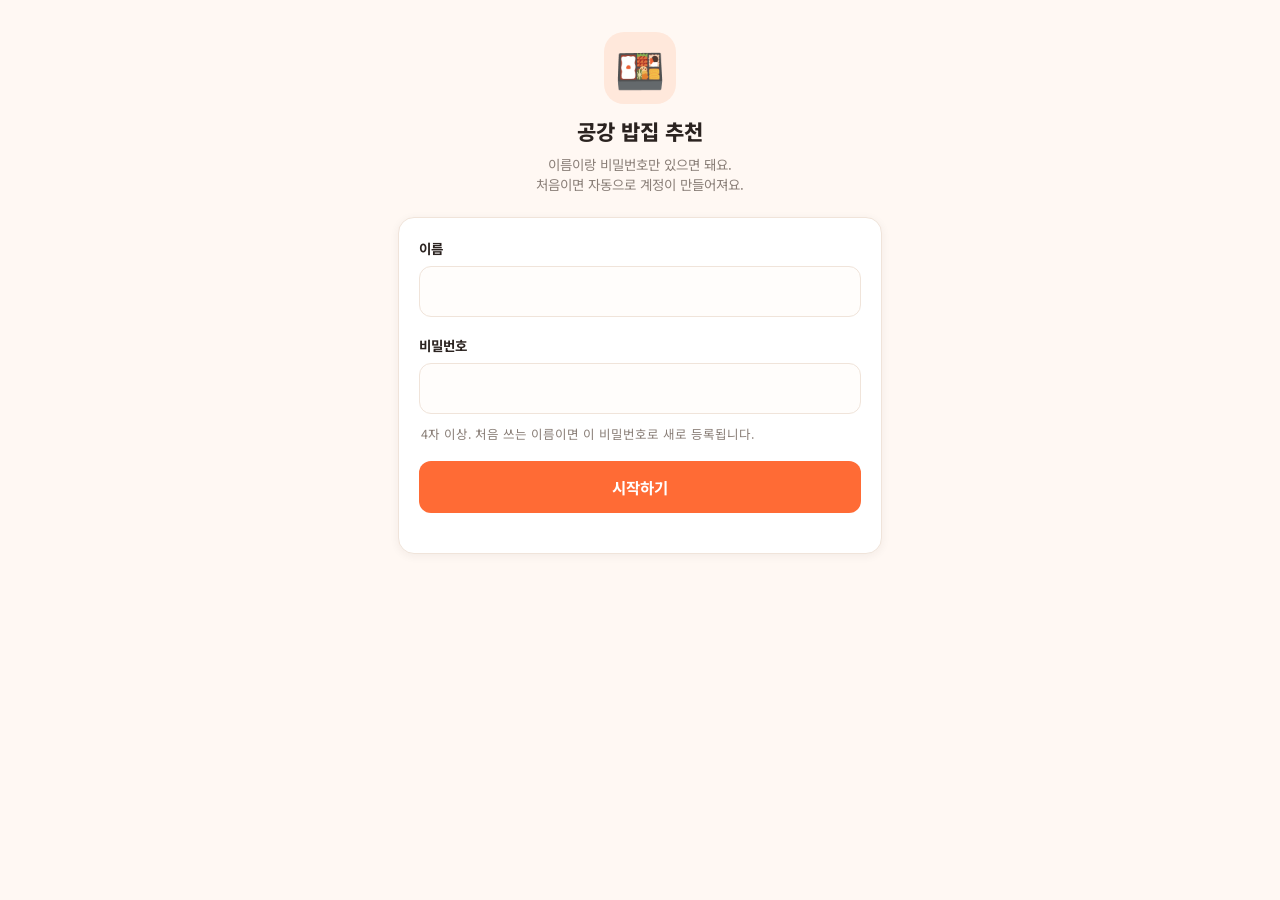
<file: backend/static/login.html>
<!doctype html>
<html lang="ko">
<head>
  <meta charset="utf-8" />
  <meta name="viewport" content="width=device-width, initial-scale=1" />
  <title>로그인</title>
  <link rel="preconnect" href="https://fonts.googleapis.com" />
  <link rel="preconnect" href="https://fonts.gstatic.com" crossorigin />
  <link href="https://fonts.googleapis.com/css2?family=Noto+Sans+KR:wght@400;500;700;800&display=swap" rel="stylesheet" />
  <link rel="stylesheet" href="css/style.css" />
  <link rel="manifest" href="/manifest.json" />
  <meta name="theme-color" content="#ff6b35" />
  <link rel="icon" href="/icons/favicon-32.png" />
  <link rel="apple-touch-icon" href="/icons/icon-192.png" />
</head>
<body>
  <main class="wrap">
    <header class="hero">
      <div class="hero-badge">🍱</div>
      <h1>공강 밥집 추천</h1>
      <p class="sub">이름이랑 비밀번호만 있으면 돼요.<br />처음이면 자동으로 계정이 만들어져요.</p>
    </header>

    <form id="form" class="card form-card">
      <div class="field">
        <label for="username">이름</label>
        <div class="input-unit">
          <input type="text" id="username" required autocomplete="username" />
        </div>
      </div>

      <div class="field">
        <label for="password">비밀번호</label>
        <div class="input-unit">
          <input type="password" id="password" required autocomplete="current-password" minlength="4" />
        </div>
        <p class="hint">4자 이상. 처음 쓰는 이름이면 이 비밀번호로 새로 등록됩니다.</p>
      </div>

      <button type="submit" id="submitBtn" class="primary-btn">
        <span id="submitBtnText">시작하기</span>
      </button>
      <p id="errorMsg" class="hint" style="color:#b23a3a;"></p>
    </form>
  </main>

  <script src="js/login.js"></script>
  <script src="js/pwa.js"></script>
</body>
</html>
</file>
<file: backend/static/css/style.css>
:root {
  --fg: #2b2320;
  --muted: #8a7f78;
  --bg: #fff8f3;
  --accent: #ff6b35;
  --accent-dark: #e4552a;
  --accent-soft: #ffe8db;
  --ok-bg: #effaf3;
  --ok-border: #34c272;
  --ok-fg: #1e7a46;
  --bad-bg: #fdf1f1;
  --bad-border: #f1a3a3;
  --bad-fg: #b23a3a;
  --card-border: #f0e4da;
  --card-shadow: 0 2px 10px rgba(43, 35, 32, 0.06);
}

* { box-sizing: border-box; }

body {
  margin: 0;
  font-family: "Noto Sans KR", -apple-system, "Segoe UI", sans-serif;
  color: var(--fg);
  background: var(--bg);
}

.wrap {
  max-width: 520px;
  margin: 0 auto;
  padding: 32px 18px 60px;
}

.top-bar {
  display: flex;
  justify-content: space-between;
  align-items: center;
  margin-bottom: 8px;
}
.top-bar .text-btn { padding: 4px; }

.auto-collect-badge {
  display: block;
  width: 100%;
  margin-bottom: 14px;
  padding: 8px 12px;
  border-radius: 10px;
  border: 1.5px dashed var(--card-border);
  background: none;
  color: var(--muted);
  font-size: 12px;
  font-weight: 600;
  font-family: inherit;
  cursor: pointer;
  text-align: center;
}
.auto-collect-badge.on {
  border-style: solid;
  border-color: var(--ok-border);
  background: var(--ok-bg);
  color: var(--ok-fg);
}

.hero { text-align: center; margin-bottom: 22px; }
.hero-badge {
  font-size: 40px;
  width: 72px;
  height: 72px;
  margin: 0 auto 12px;
  display: flex;
  align-items: center;
  justify-content: center;
  background: var(--accent-soft);
  border-radius: 20px;
}
h1 { font-size: 21px; margin: 0 0 8px; font-weight: 800; }
h2 { font-size: 15px; margin: 24px 0 8px; font-weight: 700; }
.sub { color: var(--muted); font-size: 13.5px; line-height: 1.5; margin: 0; }

.card {
  background: white;
  border: 1px solid var(--card-border);
  border-radius: 16px;
  box-shadow: var(--card-shadow);
  padding: 20px;
  margin-bottom: 14px;
}
.card.no-pad { padding: 4px 16px; }

.form-card { display: flex; flex-direction: column; gap: 18px; }

.field { display: flex; flex-direction: column; gap: 8px; }
.field > label { font-size: 13.5px; font-weight: 700; color: var(--fg); }

.input-unit {
  display: flex;
  align-items: center;
  border: 1.5px solid var(--card-border);
  border-radius: 12px;
  padding: 2px 14px;
  background: #fffdfb;
}
.input-unit input {
  border: none;
  outline: none;
  background: transparent;
  font-size: 17px;
  font-weight: 700;
  padding: 10px 0;
  width: 100%;
  color: var(--fg);
  font-family: inherit;
}
.input-unit span { color: var(--muted); font-size: 13px; font-weight: 600; }

.pills { display: flex; flex-wrap: wrap; gap: 8px; }
.pill {
  border: 1.5px solid var(--card-border);
  background: #fffdfb;
  color: var(--fg);
  padding: 9px 14px;
  border-radius: 999px;
  font-size: 13.5px;
  font-weight: 600;
  cursor: pointer;
  font-family: inherit;
}
.pill.active {
  background: var(--accent);
  border-color: var(--accent);
  color: white;
}

.primary-btn {
  padding: 15px 16px;
  border-radius: 12px;
  border: none;
  background: var(--accent);
  color: white;
  font-size: 15.5px;
  font-weight: 700;
  cursor: pointer;
  font-family: inherit;
  width: 100%;
}
.primary-btn:disabled { background: #e8ddd3; color: #b4a89c; cursor: not-allowed; }
.primary-btn:not(:disabled):active { background: var(--accent-dark); }

.ghost-btn {
  display: flex;
  align-items: center;
  gap: 8px;
  width: 100%;
  padding: 13px 14px;
  border-radius: 12px;
  border: 1.5px dashed var(--accent);
  background: var(--accent-soft);
  color: var(--accent-dark);
  font-size: 14px;
  font-weight: 700;
  cursor: pointer;
  font-family: inherit;
}
.ghost-btn .pin { font-size: 16px; }
.ghost-btn.located { border-style: solid; }

.hint { font-size: 12.5px; color: var(--muted); margin: 2px 2px 0; }

.place-search { position: relative; margin-top: 8px; }
.place-search input {
  width: 100%;
  padding: 10px 12px;
  border-radius: 10px;
  border: 1.5px solid var(--card-border);
  font-size: 13.5px;
  font-family: inherit;
}
.place-search-results {
  position: absolute;
  left: 0;
  right: 0;
  top: calc(100% + 4px);
  background: white;
  border: 1.5px solid var(--card-border);
  border-radius: 12px;
  box-shadow: var(--card-shadow);
  z-index: 10;
  max-height: 220px;
  overflow-y: auto;
}
.hidden { display: none; }
.place-search-results.hidden { display: none; }
.place-search-item {
  padding: 10px 12px;
  cursor: pointer;
  display: flex;
  flex-direction: column;
  gap: 2px;
  border-bottom: 1px solid var(--card-border);
}
.place-search-item:last-child { border-bottom: none; }
.place-search-item:hover { background: var(--accent-soft); }
.place-search-item strong { font-size: 13.5px; }
.place-search-item span { font-size: 11.5px; color: var(--muted); }

.text-btn {
  background: none;
  border: none;
  color: var(--muted);
  font-size: 13px;
  text-decoration: underline;
  cursor: pointer;
  padding: 10px 4px 0;
  font-family: inherit;
}

.notice {
  font-size: 12.5px;
  color: var(--muted);
  margin: 2px 4px 14px;
  text-align: center;
}

#results { display: flex; flex-direction: column; gap: 12px; }

.result-card {
  border-radius: 16px;
  padding: 16px;
  border: 1.5px solid var(--card-border);
  background: white;
  box-shadow: var(--card-shadow);
}
.result-card.infeasible { opacity: 0.7; }

.result-card .top-row { display: flex; justify-content: space-between; align-items: baseline; gap: 10px; }
.result-card .name { font-weight: 800; font-size: 15.5px; }
.result-card .cat { font-size: 12px; color: var(--muted); font-weight: 600; margin-left: 6px; }
.result-card .badge {
  font-size: 11.5px;
  font-weight: 700;
  padding: 4px 10px;
  border-radius: 999px;
  white-space: nowrap;
}
.result-card.feasible .badge { background: var(--ok-bg); color: var(--ok-fg); border: 1px solid var(--ok-border); }
.result-card.infeasible .badge { background: var(--bad-bg); color: var(--bad-fg); border: 1px solid var(--bad-border); }

.badge-congestion {
  font-size: 11px;
  font-weight: 700;
  padding: 2px 8px;
  margin-left: 6px;
  border-radius: 999px;
  background: var(--bad-bg, #fde8e8);
  color: var(--bad-fg, #b42318);
  white-space: nowrap;
}

.result-card .meta { font-size: 12.5px; color: var(--muted); margin-top: 8px; }

.progress-track {
  height: 7px;
  border-radius: 999px;
  background: #f1e9e1;
  margin-top: 10px;
  overflow: hidden;
}
.progress-fill { height: 100%; border-radius: 999px; }
.result-card.feasible .progress-fill { background: var(--ok-border); }
.result-card.infeasible .progress-fill { background: var(--bad-border); }

.empty-state {
  text-align: center;
  padding: 30px 16px;
  color: var(--muted);
  font-size: 13.5px;
}

.foot { text-align: center; margin-top: 26px; }
.foot a { color: var(--accent-dark); font-size: 13px; text-decoration: none; font-weight: 600; }
.foot a:hover { text-decoration: underline; }

/* collect page */
.stat-card { padding: 16px 20px; }
.stat-row { display: flex; align-items: center; gap: 16px; }
.stat-num { font-size: 26px; font-weight: 800; color: var(--accent-dark); line-height: 1; }
.stat-label { font-size: 12px; color: var(--muted); margin-top: 4px; }
.stat-divider { width: 1px; height: 32px; background: var(--card-border); }
.stat-model { font-size: 12.5px; color: var(--muted); line-height: 1.4; }

.collect-row { display: flex; gap: 10px; }

table { width: 100%; border-collapse: collapse; font-size: 13px; }
th, td { text-align: left; padding: 10px 6px; border-bottom: 1px solid var(--card-border); }
th { color: var(--muted); font-weight: 600; font-size: 12px; }

.spinner {
  display: inline-block;
  width: 14px;
  height: 14px;
  border: 2px solid rgba(255,255,255,0.4);
  border-top-color: white;
  border-radius: 50%;
  animation: spin 0.7s linear infinite;
  margin-right: 6px;
  vertical-align: -2px;
}
@keyframes spin { to { transform: rotate(360deg); } }

.card-actions { display: flex; gap: 8px; margin-top: 10px; }

.map-link-btn, .share-btn {
  padding: 7px 12px;
  border-radius: 10px;
  border: 1.5px solid var(--card-border);
  font-weight: 700;
  font-size: 12.5px;
  cursor: pointer;
}
.map-link-btn { background: var(--accent-soft); color: var(--accent-dark); }
.share-btn { background: #fee500; color: #3c1e1e; border-color: #fee500; }
.map-link-btn:active, .share-btn:active { transform: translateY(1px); }

.map-modal {
  position: fixed;
  inset: 0;
  background: rgba(43, 35, 32, 0.45);
  display: flex;
  align-items: flex-end;
  justify-content: center;
  z-index: 100;
}
.map-modal.hidden { display: none; }

.map-modal-inner {
  width: 100%;
  max-width: 480px;
  background: white;
  border-radius: 20px 20px 0 0;
  padding: 16px;
  max-height: 85vh;
  display: flex;
  flex-direction: column;
}
@media (min-width: 540px) {
  .map-modal { align-items: center; }
  .map-modal-inner { border-radius: 20px; }
}

.map-modal-header {
  display: flex;
  justify-content: space-between;
  align-items: center;
  margin-bottom: 10px;
}
.map-modal-title { font-weight: 800; font-size: 15.5px; }

.map-container {
  width: 100%;
  height: 320px;
  border-radius: 14px;
  background: var(--accent-soft);
  overflow: hidden;
}

.map-modal-summary { margin-top: 10px; text-align: center; font-weight: 600; }

.results-toolbar { display: flex; gap: 8px; margin: 2px 0 14px; }

.random-pick-btn {
  flex: 1;
  padding: 12px;
  border-radius: 14px;
  border: none;
  background: linear-gradient(135deg, #ff6b35, #ffab6b);
  color: white;
  font-weight: 800;
  font-size: 14.5px;
  cursor: pointer;
  box-shadow: var(--card-shadow);
}
.random-pick-btn:active { transform: translateY(1px); }

.fav-only-btn {
  padding: 12px 14px;
  border-radius: 14px;
  border: 1.5px solid var(--card-border);
  background: white;
  font-weight: 700;
  font-size: 13.5px;
  color: var(--muted);
  cursor: pointer;
  white-space: nowrap;
}
.fav-only-btn.active {
  background: var(--accent-soft);
  color: var(--accent-dark);
  border-color: var(--accent);
}

.random-pick-btn.hidden, .fav-only-btn.hidden { display: none; }

.top-row-right { display: flex; align-items: center; gap: 6px; }
.fav-btn {
  border: none;
  background: none;
  font-size: 18px;
  line-height: 1;
  cursor: pointer;
  padding: 2px;
  color: var(--muted);
}
.fav-btn.active { filter: drop-shadow(0 0 1px rgba(255, 171, 20, 0.6)); }

.report-card { display: flex; flex-direction: column; gap: 12px; margin-bottom: 14px; }
.report-card input, .report-card select {
  padding: 10px 12px;
  border-radius: 10px;
  border: 1.5px solid var(--card-border);
  font-size: 14px;
  font-family: inherit;
}
.report-card .collect-row .field { flex: 1; }

.map-modal select, .map-modal textarea {
  width: 100%;
  padding: 10px 12px;
  border-radius: 10px;
  border: 1.5px solid var(--card-border);
  font-size: 14px;
  font-family: inherit;
  resize: vertical;
}

.report-btn {
  border: none;
  background: none;
  font-size: 15px;
  line-height: 1;
  cursor: pointer;
  padding: 2px;
  opacity: 0.55;
}
.report-btn:hover { opacity: 1; }

.result-card.picked {
  animation: pick-pulse 1.4s ease;
  border-color: var(--accent);
}
@keyframes pick-pulse {
  0% { box-shadow: 0 0 0 0 rgba(255, 107, 53, 0.55); }
  70% { box-shadow: 0 0 0 14px rgba(255, 107, 53, 0); }
  100% { box-shadow: 0 0 0 0 rgba(255, 107, 53, 0); }
}

.pwa-install-btn {
  position: fixed;
  left: 50%;
  bottom: 18px;
  transform: translateX(-50%);
  z-index: 50;
  padding: 12px 20px;
  border: none;
  border-radius: 999px;
  background: var(--fg);
  color: white;
  font-weight: 700;
  font-size: 13.5px;
  font-family: inherit;
  cursor: pointer;
  box-shadow: 0 6px 18px rgba(43, 35, 32, 0.25);
}
.pwa-install-btn.hidden { display: none; }
</file>
